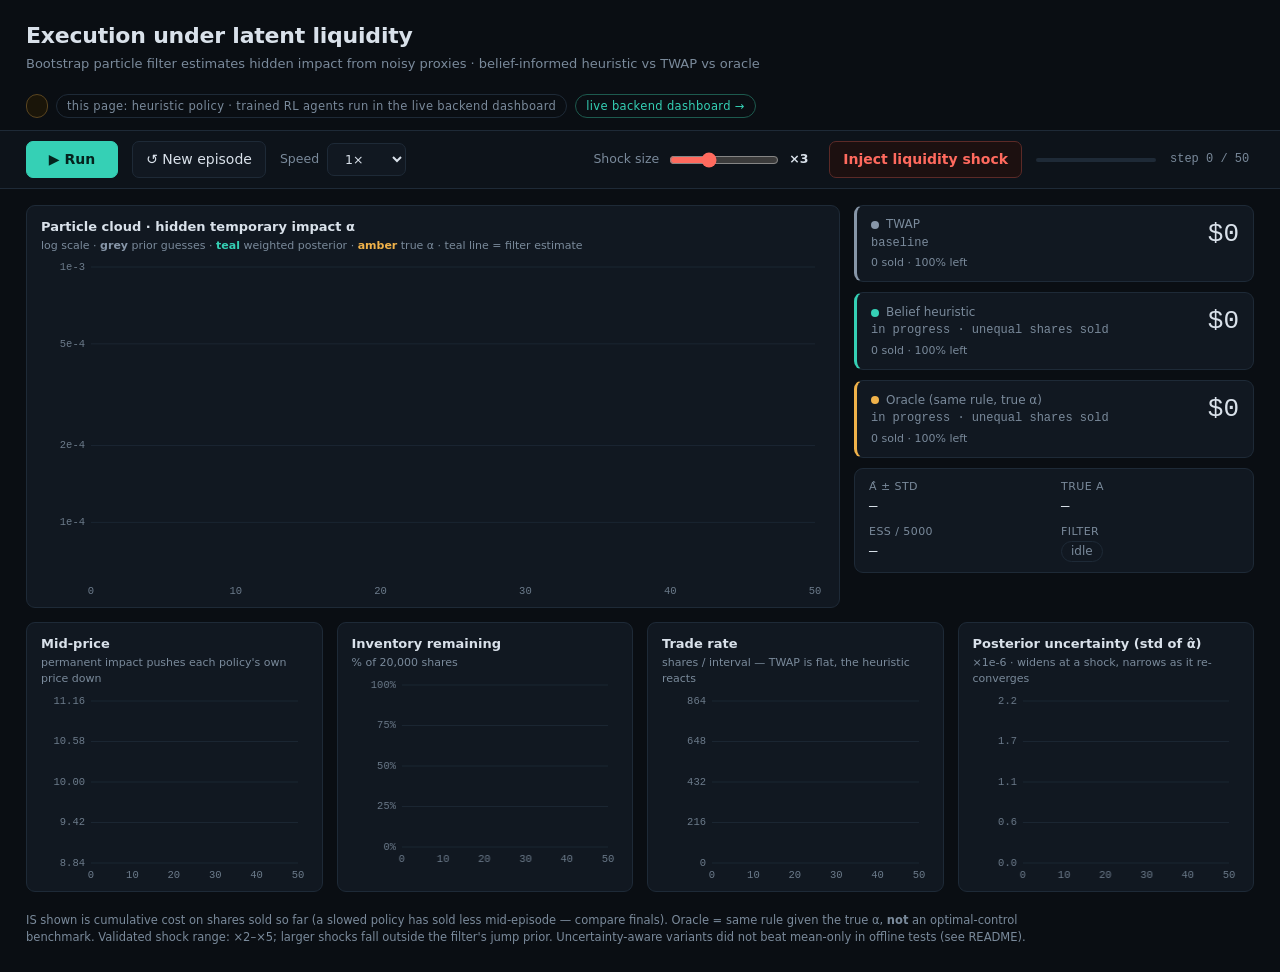
<file: frontend/index.html>
<!doctype html>
<html lang="en"><head><meta charset="utf-8"><meta name="viewport" content="width=device-width,initial-scale=1">
<title>Execution under latent liquidity — live</title><link rel="stylesheet" href="style.css"></head>
<body>
<header>
  <div class="brand"><h1>Execution under latent liquidity</h1>
    <p>Bootstrap particle filter estimates hidden impact from noisy proxies · belief-informed heuristic vs TWAP vs oracle</p></div>
  <div class="tags"><span class="chip warn"></span><span class="chip">this page: heuristic policy · trained RL agents run in the live backend dashboard</span><a class="chip" href="dashboard.html" style="text-decoration:none;color:var(--be);border-color:#1d5a4e">live backend dashboard →</a></div>
</header>
<section class="bar">
  <button id="run" class="btn primary">▶ Run</button><button id="reset" class="btn">↺ New episode</button>
  <label>Speed <select id="speed"><option value="600">0.5×</option><option value="300" selected>1×</option><option value="140">2×</option><option value="60">5×</option></select></label>
  <div class="grow"></div>
  <label>Shock size <input id="mult" type="range" min="2" max="5" step="0.5" value="3"><b id="multv">×3</b></label>
  <button id="shock" class="btn shock">Inject liquidity shock</button>
  <div class="prog"><i id="progi"></i></div><span id="stepv" class="mono">step 0 / 50</span>
</section>
<main>
  <article class="card cloud"><h2>Particle cloud · hidden temporary impact α<small>log scale · <u class="tp">grey</u> prior guesses · <u class="tb">teal</u> weighted posterior · <u class="to">amber</u> true α · teal line = filter estimate</small></h2><canvas id="c-cloud"></canvas></article>
  <aside class="side">
    <div class="kpi" data-k="twap"><span class="lab"><i class="dot tw"></i>TWAP</span><b id="is-twap" class="mono">$0</b><em id="d-twap" class="mono">baseline</em><small id="s-twap"></small></div>
    <div class="kpi" data-k="belief"><span class="lab"><i class="dot be"></i>Belief heuristic</span><b id="is-belief" class="mono">$0</b><em id="d-belief" class="mono">—</em><small id="s-belief"></small></div>
    <div class="kpi" data-k="oracle"><span class="lab"><i class="dot or"></i>Oracle (same rule, true α)</span><b id="is-oracle" class="mono">$0</b><em id="d-oracle" class="mono">—</em><small id="s-oracle"></small></div>
    <div class="filt"><div><span>α̂ ± std</span><b id="f-est" class="mono">—</b></div><div><span>true α</span><b id="f-true" class="mono">—</b></div>
      <div><span>ESS / 5000</span><b id="f-ess" class="mono">—</b></div><div><span>filter</span><b id="f-hp" class="pill">idle</b></div></div>
  </aside>
  <article class="card"><h2>Mid-price<small>permanent impact pushes each policy's own price down</small></h2><canvas id="c-price"></canvas></article>
  <article class="card"><h2>Inventory remaining<small>% of 20,000 shares</small></h2><canvas id="c-inv"></canvas></article>
  <article class="card"><h2>Trade rate<small>shares / interval — TWAP is flat, the heuristic reacts</small></h2><canvas id="c-rate"></canvas></article>
  <article class="card"><h2>Posterior uncertainty (std of α̂)<small>×1e-6 · widens at a shock, narrows as it re-converges</small></h2><canvas id="c-std"></canvas></article>
</main>
<footer>IS shown is cumulative cost on shares sold so far (a slowed policy has sold less mid-episode — compare finals). Oracle = same rule given the true α, <u>not</u> an optimal-control benchmark. Validated shock range: ×2–×5; larger shocks fall outside the filter's jump prior. Uncertainty-aware variants did not beat mean-only in offline tests (see README).</footer>
<script src="engine.js"></script><script src="app.js"></script></body></html>
</file>
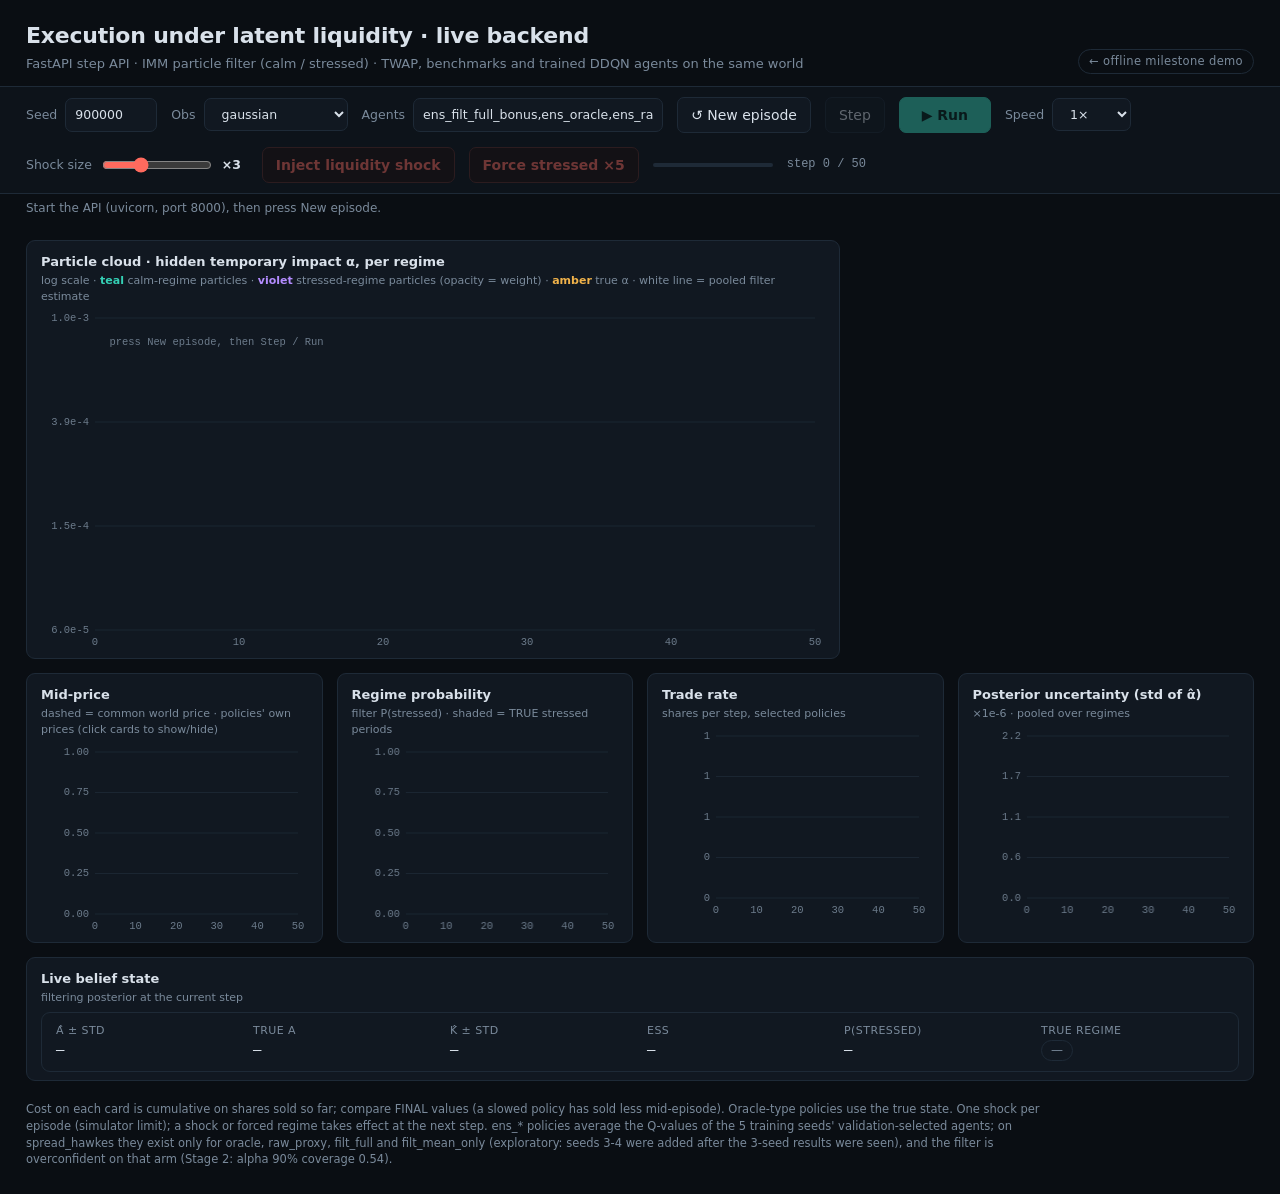
<file: frontend/dashboard.html>
<!doctype html>
<html lang="en"><head><meta charset="utf-8"><meta name="viewport" content="width=device-width,initial-scale=1">
<title>Execution under latent liquidity — live backend</title><link rel="stylesheet" href="style.css">
<style>
#msg{padding:6px 26px;color:var(--mut);font-size:12px;min-height:28px}#msg.err{color:var(--sh)}
.side{max-height:600px;overflow:auto}.kpi{cursor:pointer}.kpi.off{opacity:.4}.kpi b{font-size:22px}
input[type=number],input[type=text]{width:92px;background:var(--panel);color:var(--tx);border:1px solid var(--line);border-radius:7px;padding:7px 9px;font:inherit}
.st{color:#b48cff}
</style></head><body>
<header>
  <div class="brand"><h1>Execution under latent liquidity · live backend</h1>
    <p>FastAPI step API · IMM particle filter (calm / stressed) · TWAP, benchmarks and trained DDQN agents on the same world</p></div>
  <div class="tags"><a class="chip" href="index.html" style="text-decoration:none">← offline milestone demo</a></div>
</header>
<section class="bar">
  <label>Seed <input id="seed" type="number" min="0" step="1" value="900000"></label>
  <label>Obs <select id="obs"><option>gaussian</option><option>spread_hawkes</option></select></label>
  <label>Agents <input id="pol" type="text" style="width:250px" value="ens_filt_full_bonus,ens_oracle,ens_raw_proxy" title="comma-separated Stage 3 policies; empty = server defaults. Gaussian default: ens_filt_full_bonus, ens_oracle, ens_raw_proxy. spread_hawkes: ens_oracle, ens_raw_proxy, ens_filt_full, ens_filt_mean_only (no bonus, no-regime or single-filter agents on that arm)"></label>
  <button id="go" class="btn">↺ New episode</button><button id="step" class="btn" disabled>Step</button><button id="run" class="btn primary" disabled>▶ Run</button>
  <label>Speed <select id="spd"><option value="700">0.5×</option><option value="350" selected>1×</option><option value="120">3×</option></select></label>
  <div class="grow"></div>
  <label>Shock size <input id="mult" type="range" min="2" max="5" step="0.5" value="3"><b id="mv">×3</b></label>
  <button id="shock" class="btn shock" disabled>Inject liquidity shock</button>
  <button id="frc" class="btn shock" disabled>Force stressed ×5</button>
  <div class="prog"><i id="progi"></i></div><span id="stepv" class="mono">step 0 / 50</span>
</section>
<div id="msg">Start the API (uvicorn, port 8000), then press New episode.</div>
<main>
  <article class="card cloud"><h2>Particle cloud · hidden temporary impact α, per regime<small>log scale · <u class="tb">teal</u> calm-regime particles · <u class="st">violet</u> stressed-regime particles (opacity = weight) · <u class="to">amber</u> true α · white line = pooled filter estimate</small></h2><canvas id="c-cloud"></canvas></article>
  <aside class="side" id="side"></aside>
  <article class="card"><h2>Mid-price<small>dashed = common world price · policies' own prices (click cards to show/hide)</small></h2><canvas id="c-price"></canvas></article>
  <article class="card"><h2>Regime probability<small>filter P(stressed) · shaded = TRUE stressed periods</small></h2><canvas id="c-reg"></canvas></article>
  <article class="card"><h2>Trade rate<small>shares per step, selected policies</small></h2><canvas id="c-rate"></canvas></article>
  <article class="card"><h2>Posterior uncertainty (std of α̂)<small>×1e-6 · pooled over regimes</small></h2><canvas id="c-std"></canvas></article>
  <article class="card" style="grid-column:span 12"><h2>Live belief state<small id="bsub">filtering posterior at the current step</small></h2>
    <div class="filt" style="grid-template-columns:repeat(6,1fr)">
      <div><span>α̂ ± std</span><b id="f-est" class="mono">—</b></div><div><span>true α</span><b id="f-true" class="mono">—</b></div>
      <div><span>κ̂ ± std</span><b id="f-k" class="mono">—</b></div><div><span>ESS</span><b id="f-ess" class="mono">—</b></div>
      <div><span>P(stressed)</span><b id="f-p" class="mono">—</b></div><div><span>true regime</span><b id="f-r" class="pill">—</b></div></div></article>
</main>
<footer>Cost on each card is cumulative on shares sold so far; compare FINAL values (a slowed policy has sold less mid-episode). Oracle-type policies use the true state. One shock per episode (simulator limit); a shock or forced regime takes effect at the next step. ens_* policies average the Q-values of the 5 training seeds' validation-selected agents; on spread_hawkes they exist only for oracle, raw_proxy, filt_full and filt_mean_only (exploratory: seeds 3-4 were added after the 3-seed results were seen), and the filter is overconfident on that arm (Stage 2: alpha 90% coverage 0.54).</footer>
<script src="model.js"></script>
<script>
"use strict";
const M = EDI.model, API = new URLSearchParams(location.search).get("api") || "http://localhost:8000";
const $ = (i) => document.getElementById(i), store = M.createStore(), V = store.view;
const C = { tw: "#8796a8", be: "#35d0b5", or: "#f0b24a", sh: "#ff6a5e", st: "#b48cff", grid: "#1b2632", ax: "#6c7b8b", tx: "#d9e1ea" };
const PAL = ["#35d0b5", "#f0b24a", "#6fb1ea", "#e58bd0", "#a3d977", "#d9a6ff", "#7fd1d9"];
let eid = null, sel = new Set(), timer = null, busy = false, pShock = null, pForce = false, shockUsed = false;
const colOf = (n) => (n === "twap" ? C.tw : PAL[store.names().filter((x) => x !== "twap").indexOf(n) % PAL.length]);
const msg = (t, e) => { $("msg").textContent = t; $("msg").className = e ? "err" : ""; };
const DEF_AGENTS = { gaussian: "ens_filt_full_bonus,ens_oracle,ens_raw_proxy", spread_hawkes: "ens_filt_full,ens_oracle,ens_raw_proxy,ens_filt_mean_only" };
const hawkesNote = () => ($("obs").value === "spread_hawkes" ? " Hawkes arm: agents were trained on spread-Hawkes observations (exploratory; the filter is overconfident here)." : "");
$("obs").onchange = () => {   // swap the default agent list only if the field still holds one of the defaults
  const cur = $("pol").value.trim();
  if (cur === "" || Object.values(DEF_AGENTS).includes(cur)) $("pol").value = DEF_AGENTS[$("obs").value] || "";
  msg("Observation arm: " + $("obs").value + ". Press New episode." + hawkesNote());
};

async function call(path, method, body) {
  const r = await fetch(API + path, { method, headers: { "Content-Type": "application/json" }, body: body ? JSON.stringify(body) : undefined });
  let j = null; try { j = await r.json(); } catch (e) {}
  if (!r.ok) throw new Error(r.status + " " + ((j && (typeof j.detail === "string" ? j.detail : JSON.stringify(j.detail))) || r.statusText));
  return j;
}
function btns() { const live = eid && !V.done; $("step").disabled = !live; $("run").disabled = !live; $("shock").disabled = !live || shockUsed; $("frc").disabled = !live; }

async function newEpisode() {
  stop(); busy = false;
  try {
    const extra = $("pol").value.split(",").map((s) => s.trim()).filter(Boolean);
    const req = { seed: Math.max(0, Math.floor(+$("seed").value || 0)), obs_kind: $("obs").value, regime_preset: "default", particle_sample: 200 };
    if (extra.length) req.policies = ["twap", "ce_filtered", "heuristic_belief", ...extra];
    const d = await call("/api/episode", "POST", req);
    eid = d.episode_id || d.id; store.reset(Object.assign({}, d, { episode_id: eid }));
    sel = new Set(); pShock = null; pForce = false; shockUsed = false; btns(); draw();
    msg("Episode " + eid + " ready. " + (d.notes ? String(d.notes) : "") + hawkesNote());
  } catch (e) { msg("Cannot start: " + e.message + " (is uvicorn running on " + API + "?)", true); }
}
async function doStep() {
  if (!eid || busy || V.done) return; busy = true;
  const body = {}; if (pShock) body.inject_shock = pShock; if (pForce) body.force_regime = { regime: 1, duration: 5 };
  try {
    const r = await call("/api/episode/" + eid + "/step", "POST", body);
    if (body.inject_shock) shockUsed = true; pShock = null; pForce = false;
    const a = store.apply(r);
    if (a.errors && a.errors.length) msg("schema warnings: " + a.errors.slice(0, 2).join("; "), true);
    if (!sel.size) M.defaultPlotSet(store.names()).forEach((n) => sel.add(n));
    btns(); draw();
    if (r.done) { stop(); await fetchResult(); }
  } catch (e) {
    const had = pShock || pForce; pShock = null; pForce = false; stop();
    msg("Step failed: " + e.message + (had ? " (your shock/force request was dropped; the episode is unchanged, press Step to continue)" : ""), true);
  }
  busy = false;
}
async function fetchResult() {
  try { const r = await call("/api/episode/" + eid + "/result", "GET"), ce = r.contract_errors;
    msg("Finished. Contract errors: " + (ce && typeof ce === "object" ? Object.values(ce).flat().length : 0) + ".");
  } catch (e) { msg("Finished (result unavailable: " + e.message + ")", true); }
}
function stop() { if (timer) clearTimeout(timer); timer = null; $("run").textContent = "▶ Run"; }
function loop() { if (!timer) return; doStep().then(() => { if (timer && !V.done) timer = setTimeout(loop, +$("spd").value); }); }
$("go").onclick = newEpisode; $("step").onclick = doStep;
$("run").onclick = () => { if (timer) return stop(); $("run").textContent = "❚❚ Pause"; timer = setTimeout(loop, 0); };
$("mult").oninput = () => { $("mv").textContent = "×" + $("mult").value; };
$("shock").onclick = () => { if (shockUsed) return; pShock = +$("mult").value; msg("Shock ×" + pShock + " will hit the NEXT step (one per episode)."); };
$("frc").onclick = () => { pForce = true; msg("Stressed regime will be forced for 5 steps from the NEXT step."); };

/* ---------- drawing (same look as the milestone dashboard) ---------- */
function frame(id, o) {
  const cv = $(id), d = devicePixelRatio || 1, w = cv.clientWidth, h = cv.clientHeight;
  cv.width = Math.round(w * d); cv.height = Math.round(h * d);
  const c = cv.getContext("2d"); c.setTransform(d, 0, 0, d, 0, 0); c.clearRect(0, 0, w, h);
  const L = 54, R = 10, T = 8, B = 20, N = V.N, X = (i) => L + (i / N) * (w - L - R);
  const Y = (v) => T + (1 - (o.log ? (Math.log(v) - Math.log(o.y0)) / (Math.log(o.y1) - Math.log(o.y0)) : (v - o.y0) / (o.y1 - o.y0))) * (h - T - B);
  c.font = "10.5px ui-monospace,Consolas,monospace"; c.textBaseline = "middle";
  (o.ticks || [0, 1, 2, 3, 4].map((i) => o.y0 + ((o.y1 - o.y0) * i) / 4)).forEach((v) => {
    c.strokeStyle = C.grid; c.lineWidth = 1; c.beginPath(); c.moveTo(L, Y(v)); c.lineTo(w - R, Y(v)); c.stroke();
    c.fillStyle = C.ax; c.textAlign = "right"; c.fillText(o.fmt(v), L - 6, Y(v)); });
  c.textAlign = "center"; for (let i = 0; i <= N; i += 10) { c.fillStyle = C.ax; c.fillText(i, X(i), h - 8); }
  V.events.forEach((e) => { if (!/shock|regime/.test(e.type)) return; c.strokeStyle = C.sh; c.setLineDash([4, 4]); c.beginPath();
    c.moveTo(X(e.t), T); c.lineTo(X(e.t), h - B); c.stroke(); c.setLineDash([]); c.fillStyle = C.sh; c.textAlign = "left"; c.fillText(/shock/.test(e.type) ? "⚡" : "◆", X(e.t) + 4, T + 8); });
  return { c, X, Y, w, h, T, B };
}
function line(F, ys, col, wd, dash) { const c = F.c, t = V.H.t; c.strokeStyle = col; c.lineWidth = wd || 1.6; c.setLineDash(dash || []); c.lineJoin = "round"; c.beginPath(); let on = false;
  ys.forEach((v, i) => { if (!M.isNum(v)) { on = false; return; } on ? c.lineTo(F.X(t[i]), F.Y(v)) : c.moveTo(F.X(t[i]), F.Y(v)); on = true; }); c.stroke(); c.setLineDash([]); }
function rng(arrs, pad) { let a = Infinity, b = -Infinity; for (const r of arrs) for (const v of r) if (M.isNum(v)) { if (v < a) a = v; if (v > b) b = v; }
  if (!isFinite(a)) return [0, 1]; if (a === b) { a -= 1; b += 1; } const p = (b - a) * (pad == null ? 0.08 : pad); return [a - p, b + p]; }

function drawCloud() {
  const H = V.H; let lo = Infinity, hi = 0, any = false;
  const see = (v) => { if (v > 0) { if (v < lo) lo = v; if (v > hi) hi = v; } };
  V.cloud.forEach((cl) => { if (cl) { any = true; cl.regimes.forEach((g) => g.alpha.forEach(see)); } });
  H.alpha.forEach(see); H.a_mean.forEach(see);
  if (!isFinite(lo)) { lo = 6e-5; hi = 1e-3; } else { lo *= 0.8; hi *= 1.25; }
  const F = frame("c-cloud", { y0: lo, y1: hi, log: true, ticks: [0, 1, 2, 3].map((i) => lo * Math.pow(hi / lo, i / 3)), fmt: (v) => v.toExponential(1) });
  const c = F.c, sw = (F.X(1) - F.X(0)) * 0.8, rc = ["53,208,181", "180,140,255"];
  V.cloud.forEach((cl, i) => { if (!cl) return; const t = H.t[i];
    cl.regimes.forEach((g, j) => g.alpha.forEach((a, k) => { c.fillStyle = "rgba(" + rc[j % 2] + "," + Math.min(0.8, 0.1 + 0.7 * g.wRel[k] * Math.max(g.prob, 0)).toFixed(2) + ")";
      c.beginPath(); c.arc(F.X(t) + (((k * 0.618) % 1) - 0.5) * sw, F.Y(Math.max(a, lo)), 1.7, 0, 6.3); c.fill(); })); });
  line(F, H.alpha, C.or, 1.8); line(F, H.a_mean, C.tx, 1.3);
  if (!any) { c.fillStyle = C.ax; c.textAlign = "left"; c.fillText(V.steps.length ? "no `particles` block in the step response (apply the 4C particle patch)" : "press New episode, then Step / Run", F.X(1), F.T + 24); }
}
function drawOthers() {
  const H = V.H, ser = [...sel].filter((n) => V.P[n]);
  { const [a, b] = rng([H.S_truth, ...ser.map((n) => V.P[n].S)]); const F = frame("c-price", { y0: a, y1: b, fmt: (v) => v.toFixed(2) });
    line(F, H.S_truth, C.ax, 1.2, [4, 3]); ser.forEach((n) => line(F, V.P[n].S, colOf(n))); }
  { const F = frame("c-reg", { y0: 0, y1: 1, fmt: (v) => v.toFixed(2) });
    F.c.fillStyle = "rgba(180,140,255,.14)"; H.t.forEach((t, i) => { if (H.regime[i] === 1) F.c.fillRect(F.X(t), F.T, F.X(t + 1) - F.X(t), F.h - F.T - F.B); });
    line(F, H.pr.map((p) => (p.length > 1 ? p[1] : NaN)), C.st); }
  { const mx = Math.max(1, ...ser.flatMap((n) => V.P[n].v.filter(M.isNum))) * 1.08; const F = frame("c-rate", { y0: 0, y1: mx, fmt: (v) => Math.round(v) });
    ser.forEach((n) => line(F, V.P[n].v, colOf(n), n === "twap" ? 1.4 : 1.6)); }
  { const s = H.a_std.map((v) => v * 1e6); const F = frame("c-std", { y0: 0, y1: Math.max(2, ...s.filter(M.isNum)) * 1.12, fmt: (v) => v.toFixed(1) }); line(F, s, C.be); }
}
function drawBelief() {
  const H = V.H, i = H.t.length - 1, nm = (V.cfg && V.cfg.regime_names) || [];
  $("progi").style.width = (V.N ? ((i + 1) / V.N) * 100 : 0) + "%"; $("stepv").textContent = "step " + (i + 1) + " / " + V.N;
  if (i < 0) return; const p = H.pr[i];
  $("f-est").textContent = M.fmtSci(H.a_mean[i]) + " ± " + M.fmtSci(H.a_std[i], 1); $("f-true").textContent = M.fmtSci(H.alpha[i]);
  $("f-k").textContent = M.fmtSci(H.k_mean[i]) + " ± " + M.fmtSci(H.k_std[i], 1); $("f-ess").textContent = M.isNum(H.ess[i]) ? Math.round(H.ess[i]).toLocaleString() : "—";
  $("f-p").textContent = p.length > 1 ? p[1].toFixed(2) : "—";
  const r = H.regime[i], pill = $("f-r"), ok = p.length > 1 && (p[1] >= 0.5) === (r === 1);
  pill.textContent = (nm[r] || r) + (p.length > 1 ? (ok ? " · filter agrees" : " · filter disagrees") : ""); pill.className = "pill " + (ok ? "ok" : "low");
}
function drawSide() {
  const nm = store.names().sort((a, b) => (M.GROUP_ORDER[M.classifyPolicy(a).group] - M.GROUP_ORDER[M.classifyPolicy(b).group]) || a.localeCompare(b));
  $("side").innerHTML = nm.map((n) => { const c = M.classifyPolicy(n), d = store.deltaVsTwap(n), cps = store.costPerShare(n), m = store.lastOf(V.P[n].mult), k = colOf(n);
    const dl = d == null ? "$" + (M.isNum(cps) ? cps.toFixed(3) : "—") + "/share so far" : n === "twap" ? "reference" : (d <= 0 ? "▼ " : "▲ ") + M.fmtUSD(Math.abs(d)) + " vs TWAP · FINAL";
    const cls = d != null && n !== "twap" ? (d < 0 ? "win" : d > 0 ? "lose" : "") : "";
    return `<div class="kpi ${cls} ${sel.has(n) ? "" : "off"}${V.done ? " final" : ""}" data-n="${M.esc(n)}" style="border-left-color:${k}"><span class="lab"><i class="dot" style="background:${k}"></i>${M.esc(n)}</span>` +
      `<b class="mono">${M.fmtUSD(store.lastOf(V.P[n].cost))}</b><em class="mono">${dl}</em><small>${c.label}${c.usesTruth ? " · uses true state" : ""}${M.isNum(m) ? " · last mult " + m.toFixed(2) + "×" : ""}</small></div>`; }).join("");
  document.querySelectorAll(".kpi").forEach((e) => (e.onclick = () => { const n = e.dataset.n; sel.has(n) ? sel.delete(n) : sel.add(n); draw(); }));
}
function draw() { drawSide(); drawCloud(); drawOthers(); drawBelief(); }
addEventListener("resize", draw); draw();
</script></body></html>
</file>
<file: frontend/style.css>
:root{--bg:#0a0e13;--panel:#111821;--line:#1e2a37;--tx:#d9e1ea;--mut:#7a8a9b;
--tw:#8796a8;--be:#35d0b5;--or:#f0b24a;--sh:#ff6a5e;--r:9px}
*{box-sizing:border-box}html,body{margin:0;background:var(--bg);color:var(--tx);font:14px/1.45 "Segoe UI",system-ui,-apple-system,sans-serif}
.mono{font-family:ui-monospace,"Cascadia Mono",Consolas,Menlo,monospace;font-variant-numeric:tabular-nums}
header{display:flex;justify-content:space-between;align-items:flex-end;gap:20px;padding:20px 26px 12px;flex-wrap:wrap}
h1{margin:0;font-size:22px;font-weight:600;letter-spacing:-.01em}.brand p{margin:3px 0 0;color:var(--mut);font-size:13px}
.tags{display:flex;gap:8px;flex-wrap:wrap}.chip{border:1px solid var(--line);color:var(--mut);padding:3px 10px;border-radius:99px;font-size:11.5px;letter-spacing:.03em}
.chip.warn{color:var(--or);border-color:#5a4520;background:#1a1509}
.bar{display:flex;align-items:center;gap:14px;padding:10px 26px;border-block:1px solid var(--line);background:#0d131a;flex-wrap:wrap}.grow{flex:1}
label{color:var(--mut);font-size:12.5px;display:flex;align-items:center;gap:8px}label b{color:var(--tx);min-width:26px}
select,.btn{background:var(--panel);color:var(--tx);border:1px solid var(--line);border-radius:7px;padding:7px 13px;font:inherit;cursor:pointer}
.btn:hover{border-color:#34485c}.btn.primary{background:var(--be);color:#04231d;border-color:var(--be);font-weight:600;min-width:92px}
.btn.shock{color:var(--sh);border-color:#5b2a27;background:#1c1010;font-weight:600}.btn.shock:hover{background:#2a1513;border-color:var(--sh)}
.btn:disabled{opacity:.4;cursor:not-allowed}input[type=range]{accent-color:var(--sh);width:110px}
.prog{width:120px;height:4px;background:var(--line);border-radius:4px;overflow:hidden}.prog i{display:block;height:100%;width:0;background:var(--be)}
#stepv{color:var(--mut);font-size:12px;min-width:84px}
main{display:grid;grid-template-columns:repeat(12,1fr);gap:14px;padding:16px 26px}
.cloud{grid-column:span 8}.side{grid-column:span 4;display:flex;flex-direction:column;gap:10px}main>.card:nth-of-type(n+2){grid-column:span 3}
.card{background:var(--panel);border:1px solid var(--line);border-radius:var(--r);padding:12px 14px 8px;min-width:0}
h2{margin:0 0 6px;font-size:13px;font-weight:600;display:flex;flex-direction:column;gap:1px}h2 small{font-weight:400;color:var(--mut);font-size:11px}
u{text-decoration:none;font-weight:600}.tp{color:var(--tw)}.tb{color:var(--be)}.to{color:var(--or)}
canvas{width:100%;height:190px;display:block}.cloud canvas{height:340px}
.kpi{background:var(--panel);border:1px solid var(--line);border-left:3px solid var(--tw);border-radius:var(--r);padding:10px 14px;display:grid;grid-template-columns:1fr auto;gap:0 10px}
.kpi[data-k=belief]{border-left-color:var(--be)}.kpi[data-k=oracle]{border-left-color:var(--or)}
.kpi .lab{grid-column:1;color:var(--mut);font-size:12px;display:flex;align-items:center;gap:7px}.kpi b{grid-row:1/3;grid-column:2;font-size:26px;font-weight:500;text-align:right;align-self:center}
.kpi em{font-style:normal;font-size:12px;color:var(--mut)}.kpi small{grid-column:1/3;color:var(--mut);font-size:11px;margin-top:2px}
.kpi.win em{color:var(--be)}.kpi.lose em{color:var(--sh)}.kpi.final{box-shadow:0 0 0 1px #2b3d4f inset}
.dot{width:8px;height:8px;border-radius:50%;display:inline-block}.dot.tw{background:var(--tw)}.dot.be{background:var(--be)}.dot.or{background:var(--or)}
.filt{background:var(--panel);border:1px solid var(--line);border-radius:var(--r);padding:10px 14px;display:grid;grid-template-columns:1fr 1fr;gap:8px 14px}
.filt span{display:block;color:var(--mut);font-size:11px;letter-spacing:.04em;text-transform:uppercase}.filt b{font-weight:500;font-size:14px}
.pill{display:inline-block;padding:1px 9px;border-radius:99px;font-size:12px!important;border:1px solid var(--line);color:var(--mut)}
.pill.ok{color:var(--be);border-color:#1d5a4e;background:#0b1d1a}.pill.low{color:var(--or);border-color:#5a4520;background:#1a1509}
footer{padding:4px 26px 26px;color:var(--mut);font-size:11.5px;max-width:1100px}
@media(max-width:1000px){.cloud,.side,main>.card:nth-of-type(n+2){grid-column:span 12}}
</file>
